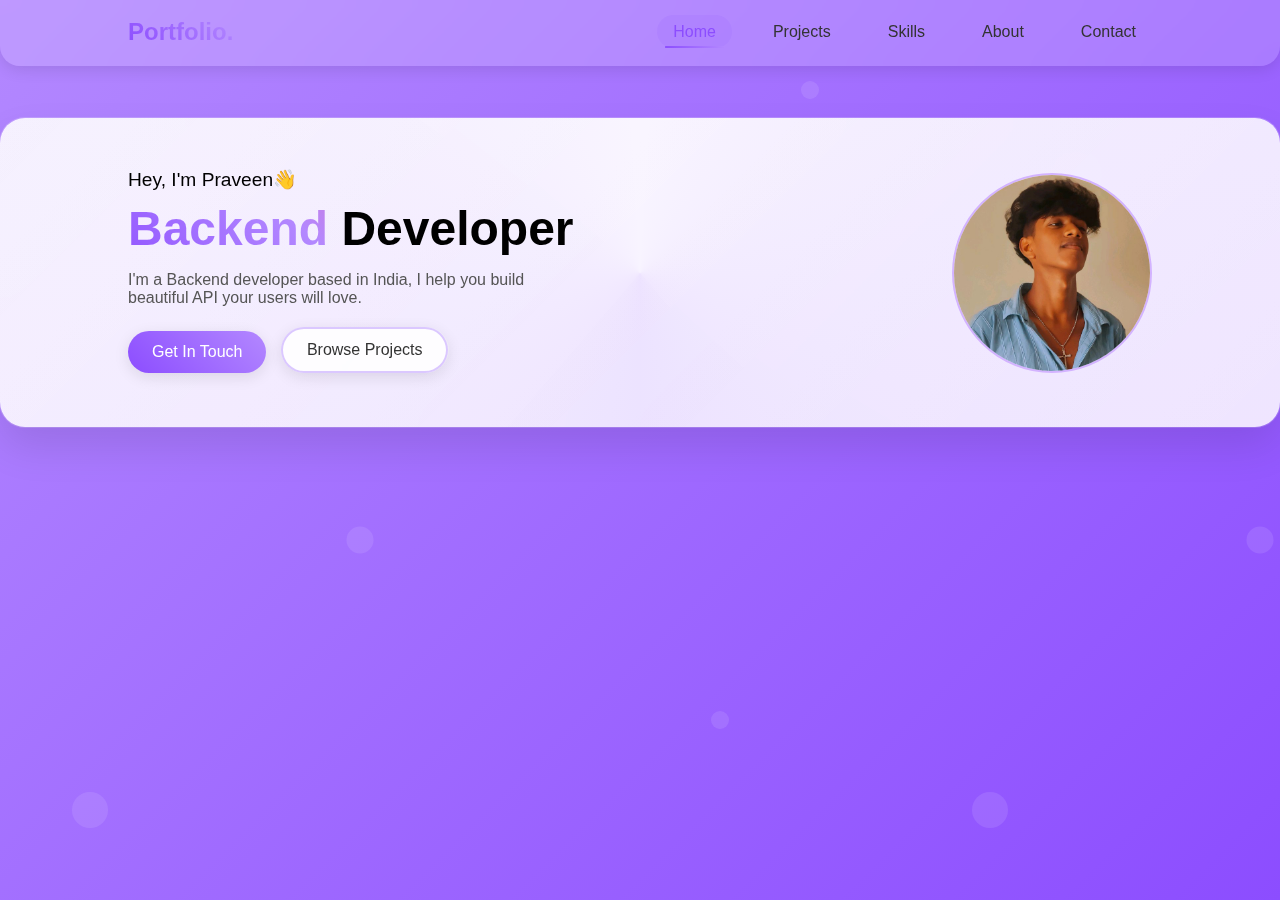
<file: index.html>
<!DOCTYPE html>
<html lang="en">
<head>
    <meta charset="UTF-8">
    <meta name="viewport" content="width=device-width, initial-scale=1.0">
    <title>Portfolio | Home</title>
    <link rel="stylesheet" href="style.css">
</head>
<body>
    <!-- Navigation -->
    <header>
        <nav class="navbar">
            <div class="logo">Portfolio<span>.</span></div>
            <ul class="nav-links">
                <li><a href="index.html" class="active">Home</a></li>
                <li><a href="projects.html">Projects</a></li>
                <li><a href="skills.html">Skills</a></li>
                <li><a href="about.html">About</a></li>
                <li><a href="contact.html">Contact</a></li>
            </ul>
        </nav>
    </header>

    <!-- Hero Section -->
    <section class="hero">
        <div class="hero-text">
            <p class="intro">Hey, I'm  Praveen<span class="wave">👋</span></p>
            <h1><span class="highlight">Backend</span> Developer</h1>
            <p class="description">
                I'm a Backend developer based in India, I help you build beautiful API your users will love.
            </p>
            <div class="buttons">
                <a href="contact.html" class="btn primary">Get In Touch</a>
                <a href="projects.html" class="btn secondary">Browse Projects</a>
            </div>
        </div>

        <div class="hero-image">
            <div class="profile-circle">
                <img src="assets/profile.jpeg" alt="Profile Picture">
            </div>
        </div>
    </section>
</body>
</html>
</file>
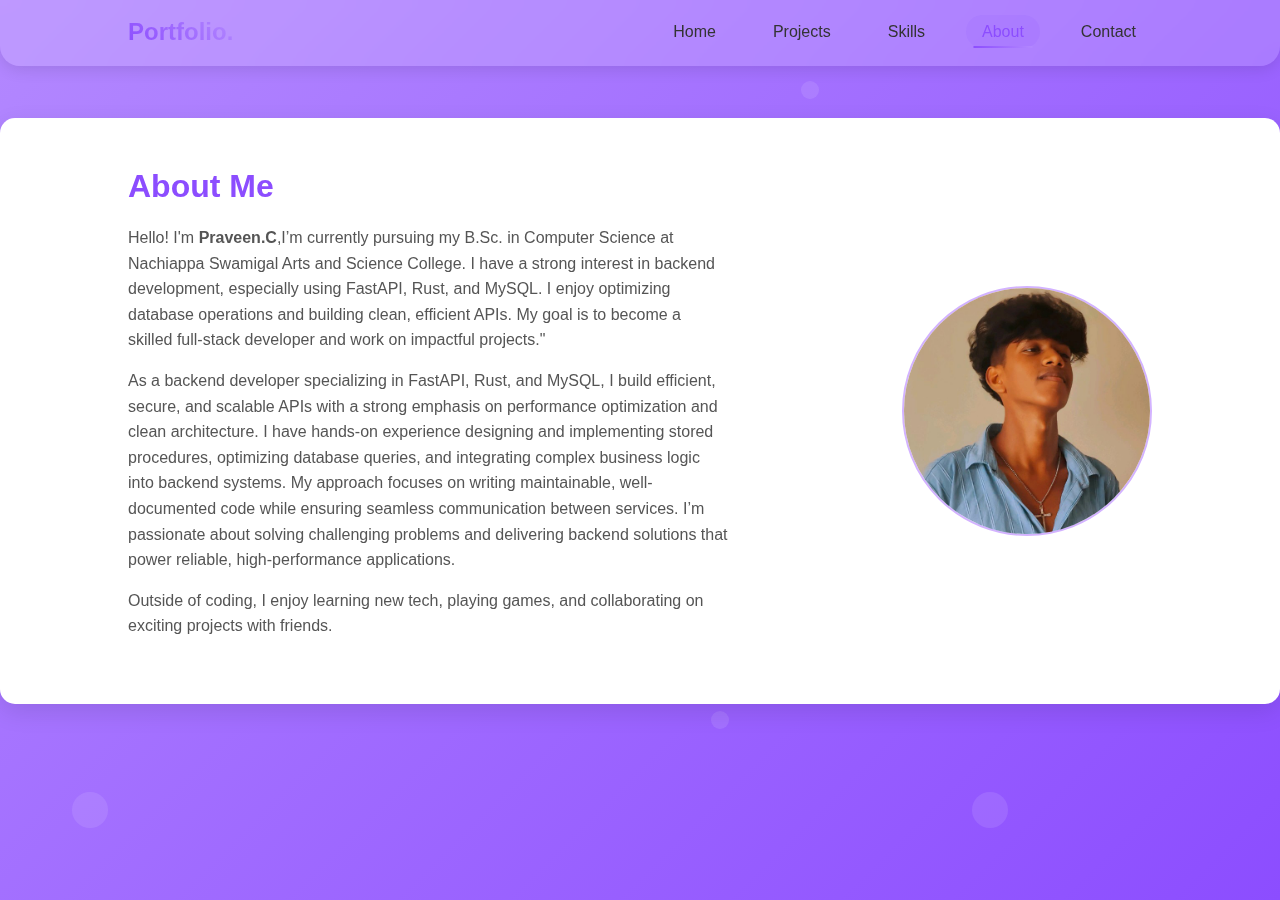
<file: about.html>
<!DOCTYPE html>
<html lang="en">
<head>
    <meta charset="UTF-8">
    <meta name="viewport" content="width=device-width, initial-scale=1.0">
    <title>Portfolio | About</title>
    <link rel="stylesheet" href="style.css">
</head>
<body>
    <!-- Navigation -->
    <header>
        <nav class="navbar">
            <div class="logo">Portfolio<span>.</span></div>
            <ul class="nav-links">
                <li><a href="index.html">Home</a></li>
                <li><a href="projects.html">Projects</a></li>
                <li><a href="skills.html">Skills</a></li>
                <li><a href="about.html" class="active">About</a></li>
                <li><a href="contact.html">Contact</a></li>
            </ul>
        </nav>
    </header>

    <!-- About Section -->
    <section class="about">
        <div class="about-text">
            <h1>About Me</h1>
            <p>
                Hello! I'm <strong>Praveen.C</strong>,I’m currently pursuing my B.Sc. in Computer Science at Nachiappa Swamigal Arts and Science College. I have a strong interest in backend development, especially using FastAPI, Rust, and MySQL. I enjoy optimizing database operations and building clean, efficient APIs. My goal is to become a skilled full-stack developer and work on impactful projects."
            </p>
            <p>
                As a backend developer specializing in FastAPI, Rust, and MySQL, I build efficient, secure, and scalable APIs with a strong emphasis on performance optimization and clean architecture. I have hands-on experience designing and implementing stored procedures, optimizing database queries, and integrating complex business logic into backend systems. My approach focuses on writing maintainable, well-documented code while ensuring seamless communication between services. I’m passionate about solving challenging problems and delivering backend solutions that power reliable, high-performance applications.
            </p>
            <p>
                Outside of coding, I enjoy learning new tech, playing games, 
                and collaborating on exciting projects with friends.
            </p>
        </div>

        <div class="about-image">
            <div class="profile-circle large">
                <img src="assets/profile.jpeg" alt="Praveen">
            </div>
        </div>
    </section>
</body>
</html>
</file>
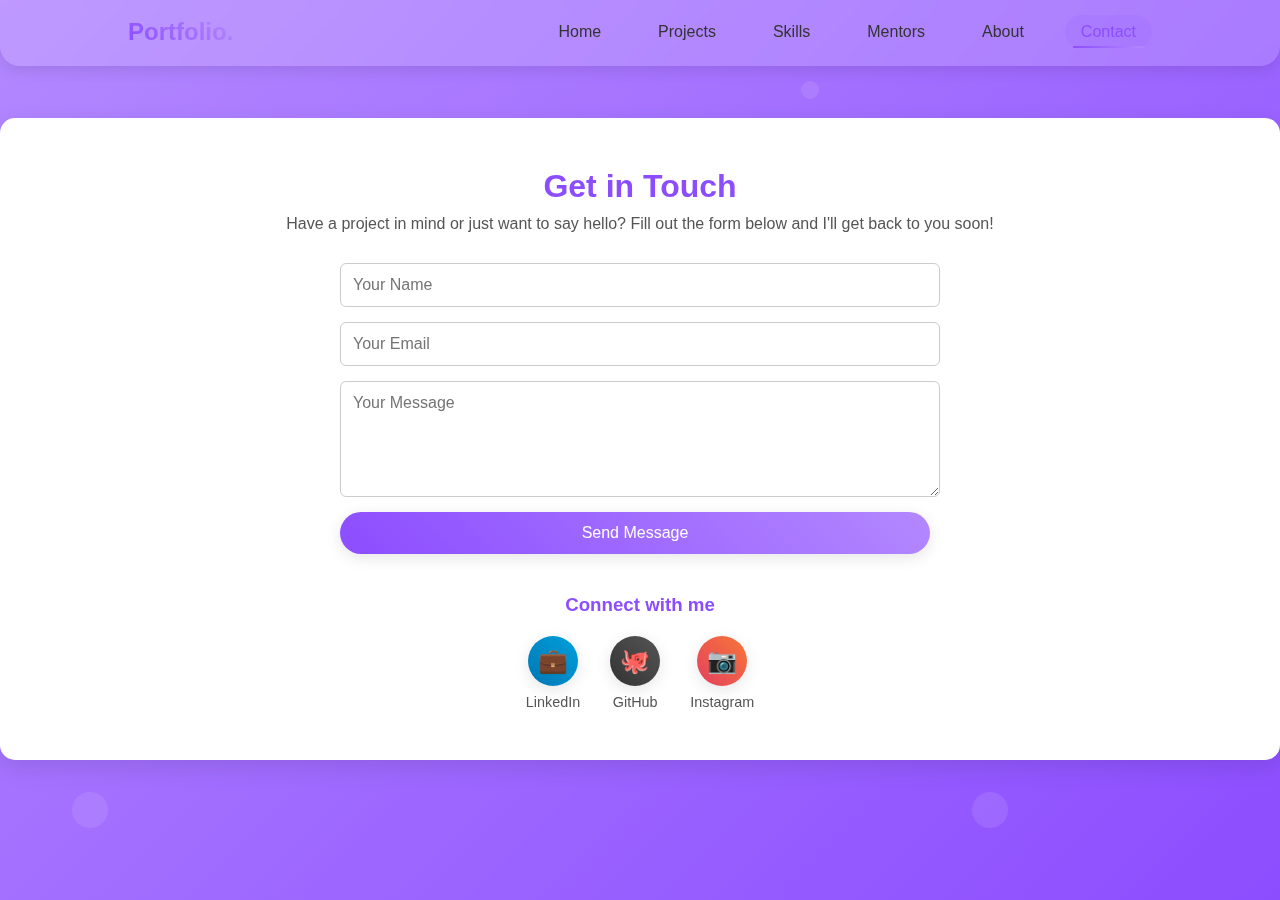
<file: contact.html>
<!DOCTYPE html>
<html lang="en">
<head>
    <meta charset="UTF-8">
    <meta name="viewport" content="width=device-width, initial-scale=1.0">
    <title>Portfolio | Contact</title>
    <link rel="stylesheet" href="style.css">
</head>
<body>
    <!-- Navigation -->
    <header>
        <nav class="navbar">
            <div class="logo">Portfolio<span>.</span></div>
            <ul class="nav-links">
                <li><a href="index.html">Home</a></li>
                <li><a href="projects.html">Projects</a></li>
                <li><a href="skills.html">Skills</a></li>
                <li><a href="mentors.html">Mentors</a></li>
                <li><a href="about.html">About</a></li>
                <li><a href="contact.html" class="active">Contact</a></li>
            </ul>
        </nav>
    </header>

    <!-- Contact Section -->
    <section class="contact">
        <div class="contact-text">
            <h1>Get in Touch</h1>
            <p>
                Have a project in mind or just want to say hello?  
                Fill out the form below and I'll get back to you soon!
            </p>
        </div>

        <form class="contact-form">
            <input type="text" placeholder="Your Name" required>
            <input type="email" placeholder="Your Email" required>
            <textarea rows="5" placeholder="Your Message" required></textarea>
            <button type="submit" class="btn primary">Send Message</button>
        </form>

        <div class="social-links">
            <h3>Connect with me</h3>
            <div class="social-icons">
                <a href="https://www.linkedin.com/in/praveen-2k-ab27bb343" target="_blank" class="social-link">
                    <span class="social-icon linkedin">💼</span>
                    <span class="social-name">LinkedIn</span>
                </a>
                <a href="https://github.com/PraveenCoder2007" target="_blank" class="social-link">
                    <span class="social-icon github">🐙</span>
                    <span class="social-name">GitHub</span>
                </a>
                <a href="https://www.instagram.com/heartless_praveenn/" target="_blank" class="social-link">
                    <span class="social-icon instagram">📷</span>
                    <span class="social-name">Instagram</span>
                </a>
            </div>
        </div>
    </section>
</body>
</html>
</file>
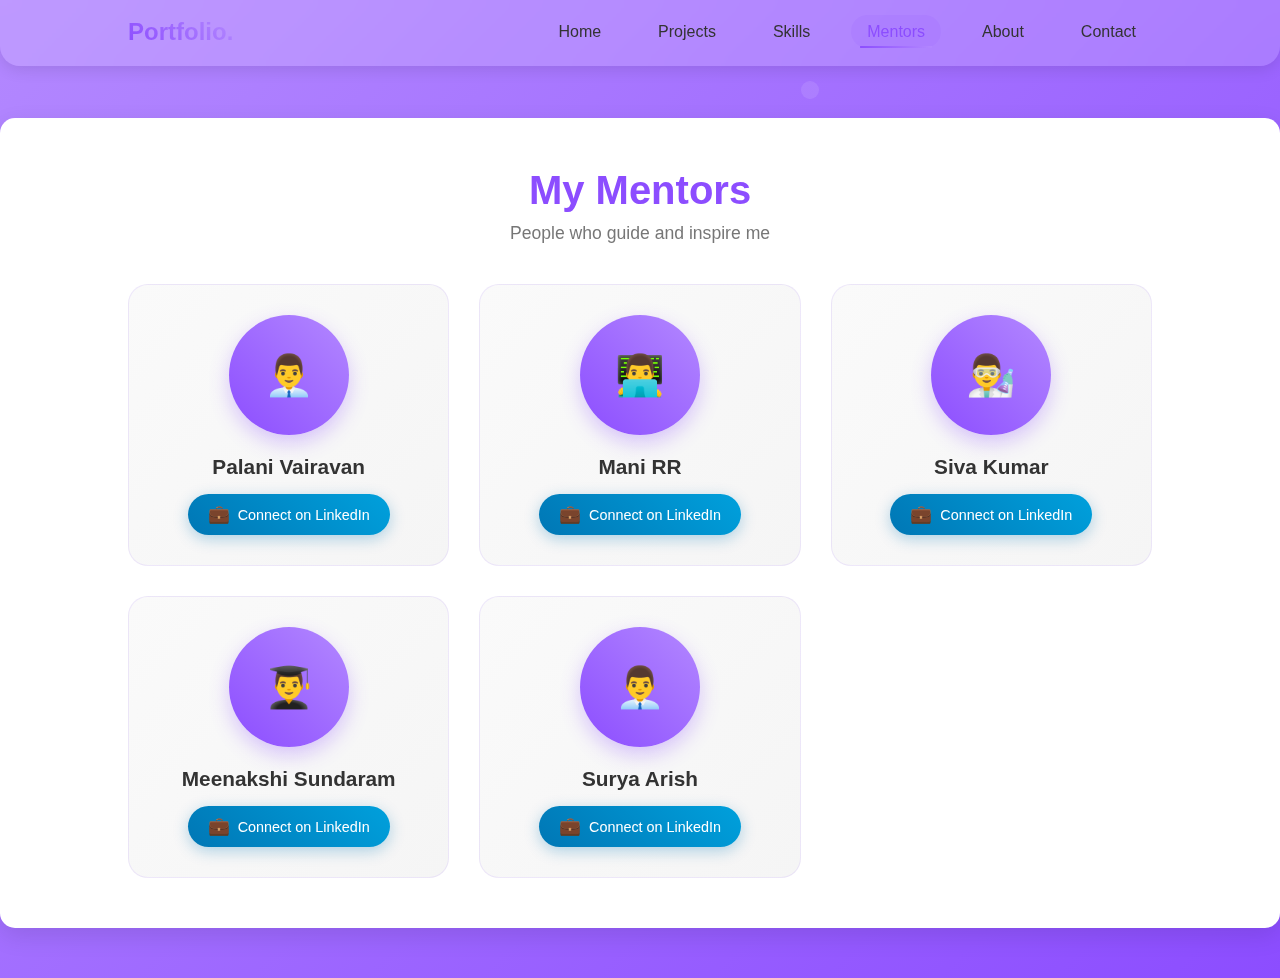
<file: mentors.html>
<!DOCTYPE html>
<html lang="en">
<head>
    <meta charset="UTF-8">
    <meta name="viewport" content="width=device-width, initial-scale=1.0">
    <title>My Mentors - Praveen C</title>
    <link rel="stylesheet" href="style.css">
</head>
<body>
    <!-- Navigation -->
    <header>
        <nav class="navbar">
            <div class="logo">Portfolio<span>.</span></div>
            <ul class="nav-links">
                <li><a href="index.html">Home</a></li>
                <li><a href="projects.html">Projects</a></li>
                <li><a href="skills.html">Skills</a></li>
                <li><a href="mentors.html" class="active">Mentors</a></li>
                <li><a href="about.html">About</a></li>
                <li><a href="contact.html">Contact</a></li>
            </ul>
        </nav>
    </header>

    <section class="mentors-section">
        <h1 class="section-title">My Mentors</h1>
        <p class="section-subtitle">People who guide and inspire me</p>

        <div class="mentors-grid">
            <div class="mentor-card">
                <div class="mentor-photo">
                    <div class="mentor-placeholder">👨‍💼</div>
                </div>
                <h3>Palani Vairavan</h3>
                <a href="https://www.linkedin.com/in/palani-vairavan/" target="_blank" class="mentor-linkedin">
                    <span class="linkedin-icon">💼</span>
                    Connect on LinkedIn
                </a>
            </div>
            
            <div class="mentor-card">
                <div class="mentor-photo">
                    <div class="mentor-placeholder">👨‍💻</div>
                </div>
                <h3>Mani RR</h3>
                <a href="https://www.linkedin.com/in/mani-rr-b93397201/" target="_blank" class="mentor-linkedin">
                    <span class="linkedin-icon">💼</span>
                    Connect on LinkedIn
                </a>
            </div>
            
            <div class="mentor-card">
                <div class="mentor-photo">
                    <div class="mentor-placeholder">👨‍🔬</div>
                </div>
                <h3>Siva Kumar</h3>
                <a href="https://www.linkedin.com/in/siva-kumar-370132138/" target="_blank" class="mentor-linkedin">
                    <span class="linkedin-icon">💼</span>
                    Connect on LinkedIn
                </a>
            </div>
            
            <div class="mentor-card">
                <div class="mentor-photo">
                    <div class="mentor-placeholder">👨‍🎓</div>
                </div>
                <h3>Meenakshi Sundaram</h3>
                <a href="https://www.linkedin.com/in/meenakshi-sundaram/" target="_blank" class="mentor-linkedin">
                    <span class="linkedin-icon">💼</span>
                    Connect on LinkedIn
                </a>
            </div>
            
            <div class="mentor-card">
                <div class="mentor-photo">
                    <div class="mentor-placeholder">👨‍💼</div>
                </div>
                <h3>Surya Arish</h3>
                <a href="https://www.linkedin.com/in/surya-arish-2b614a27b/" target="_blank" class="mentor-linkedin">
                    <span class="linkedin-icon">💼</span>
                    Connect on LinkedIn
                </a>
            </div>
        </div>
    </section>

</body>
</html>
</file>
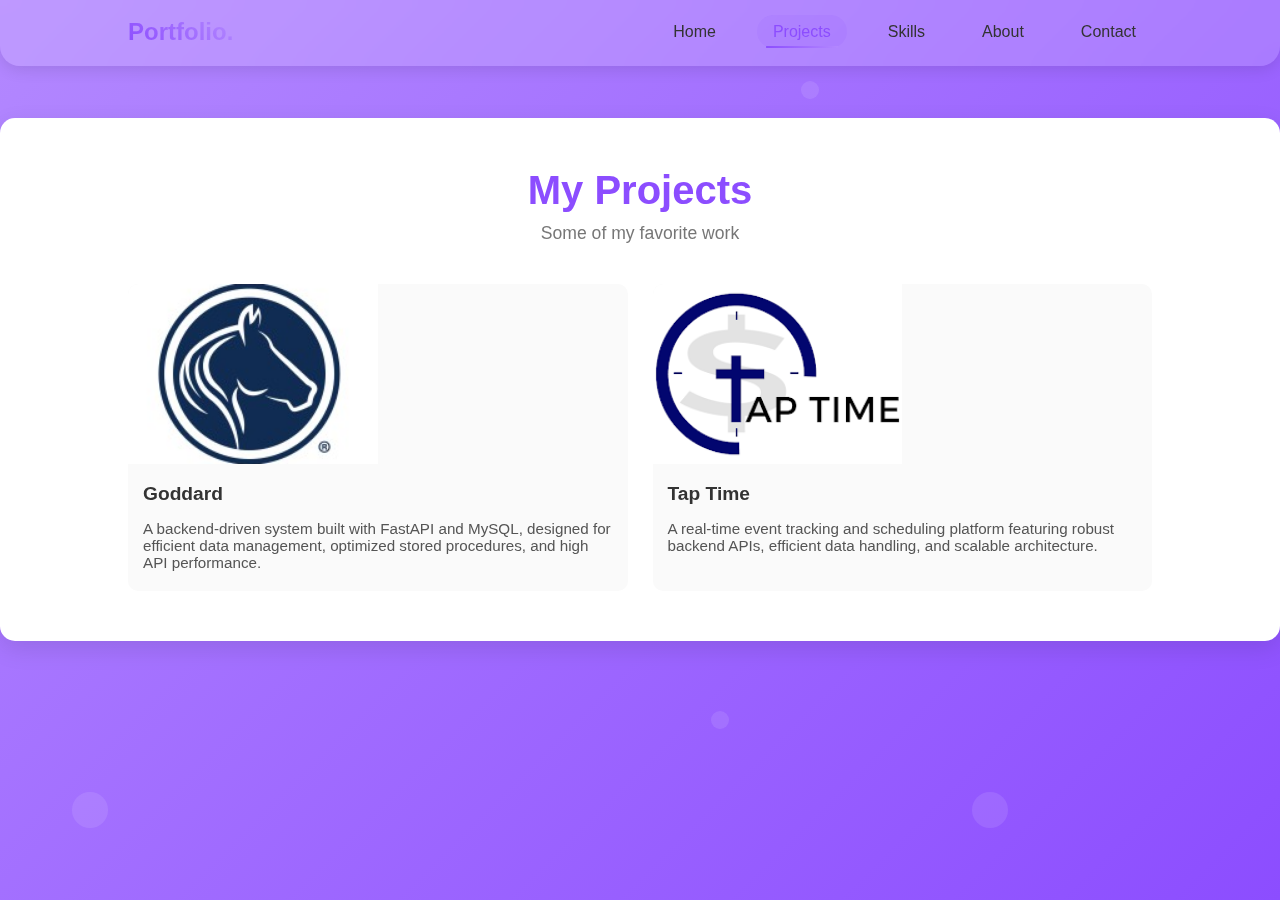
<file: projects.html>
<!DOCTYPE html>
<html lang="en">
<head>
    <meta charset="UTF-8">
    <meta name="viewport" content="width=device-width, initial-scale=1.0">
    <title>Portfolio | Projects</title>
    <link rel="stylesheet" href="style.css">
</head>
<body>
    <!-- Navigation -->
    <header>
        <nav class="navbar">
            <div class="logo">Portfolio<span>.</span></div>
            <ul class="nav-links">
                <li><a href="index.html">Home</a></li>
                <li><a href="projects.html" class="active">Projects</a></li>
                <li><a href="skills.html">Skills</a></li>
                <li><a href="about.html">About</a></li>
                <li><a href="contact.html">Contact</a></li>
            </ul>
        </nav>
    </header>

    <!-- Projects Section -->
   <section class="projects">
    <h1 class="section-title">My Projects</h1>
    <p class="section-subtitle">Some of my favorite work</p>

    <div class="project-grid">
        <div class="project-card">
            <img src="assets/the_goddard_school_logo.jpg" alt="Goddard Project">
            <h3>Goddard</h3>
            <p>A backend-driven system built with FastAPI and MySQL, designed for efficient data management, optimized stored procedures, and high API performance.</p>
        </div>
        <div class="project-card">
            <img src="assets/taptime3.webp" alt="Tap Time Project">
            <h3>Tap Time</h3>
            <p>A real-time event tracking and scheduling platform featuring robust backend APIs, efficient data handling, and scalable architecture.</p>
        </div>
    </div>
</section>
</file>
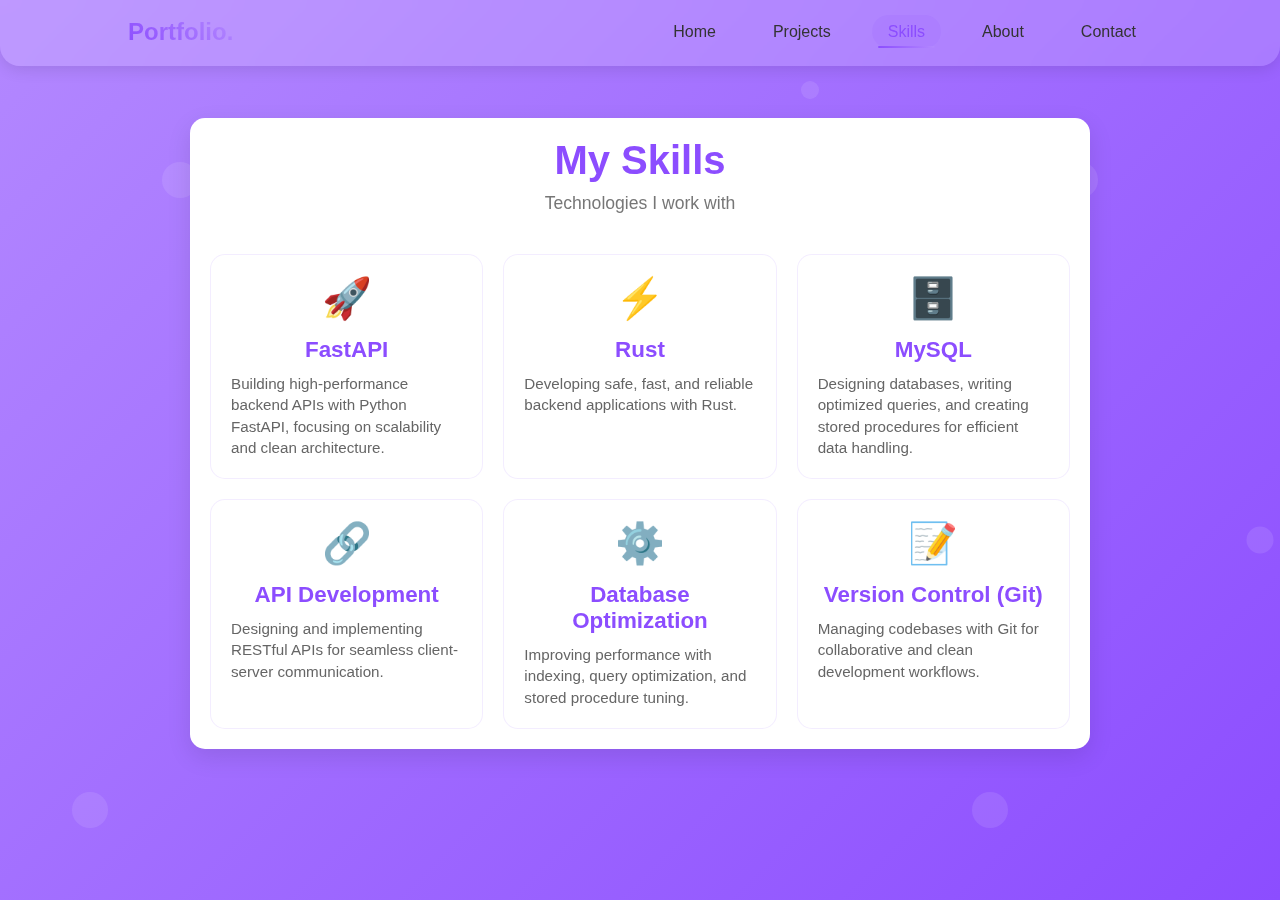
<file: skills.html>
<!DOCTYPE html>
<html lang="en">
<head>
    <meta charset="UTF-8">
    <meta name="viewport" content="width=device-width, initial-scale=1.0">
    <title>My Skills - Praveen C</title>
    <link rel="stylesheet" href="style.css">
</head>
<body>
    <!-- Navigation -->
    <header>
        <nav class="navbar">
            <div class="logo">Portfolio<span>.</span></div>
            <ul class="nav-links">
                <li><a href="index.html">Home</a></li>
                <li><a href="projects.html">Projects</a></li>
                <li><a href="skills.html" class="active">Skills</a></li>
                <li><a href="about.html">About</a></li>
                <li><a href="contact.html">Contact</a></li>
            </ul>
        </nav>
    </header>

    <section class="skills-section">
        <h1 class="section-title">My Skills</h1>
        <p class="section-subtitle">Technologies I work with</p>

        <div class="skills-grid">
            <div class="skill-card">
                <div class="skill-icon">🚀</div>
                <h3>FastAPI</h3>
                <p>Building high-performance backend APIs with Python FastAPI, focusing on scalability and clean architecture.</p>
            </div>
            <div class="skill-card">
                <div class="skill-icon">⚡</div>
                <h3>Rust</h3>
                <p>Developing safe, fast, and reliable backend applications with Rust.</p>
            </div>
            <div class="skill-card">
                <div class="skill-icon">🗄️</div>
                <h3>MySQL</h3>
                <p>Designing databases, writing optimized queries, and creating stored procedures for efficient data handling.</p>
            </div>
            <div class="skill-card">
                <div class="skill-icon">🔗</div>
                <h3>API Development</h3>
                <p>Designing and implementing RESTful APIs for seamless client-server communication.</p>
            </div>
            <div class="skill-card">
                <div class="skill-icon">⚙️</div>
                <h3>Database Optimization</h3>
                <p>Improving performance with indexing, query optimization, and stored procedure tuning.</p>
            </div>
            <div class="skill-card">
                <div class="skill-icon">📝</div>
                <h3>Version Control (Git)</h3>
                <p>Managing codebases with Git for collaborative and clean development workflows.</p>
            </div>
        </div>
    </section>

</body>
</html>
</file>
<file: style.css>
/* Reset */
* {
    margin: 0;
    padding: 0;
    box-sizing: border-box;
}

body {
    font-family: 'Poppins', sans-serif;
    background: linear-gradient(135deg, #b388ff, #8c4dff);
    background-attachment: fixed;
    color: #222;
    min-height: 100vh;
    overflow-x: hidden;
}

/* Floating particles background */
body::before {
    content: '';
    position: fixed;
    top: 0;
    left: 0;
    width: 100%;
    height: 100%;
    background: url('data:image/svg+xml,<svg xmlns="http://www.w3.org/2000/svg" viewBox="0 0 100 100"><circle cx="20" cy="20" r="2" fill="%23ffffff" opacity="0.1"/><circle cx="80" cy="80" r="1" fill="%23ffffff" opacity="0.1"/><circle cx="40" cy="60" r="1.5" fill="%23ffffff" opacity="0.1"/><circle cx="90" cy="10" r="1" fill="%23ffffff" opacity="0.1"/><circle cx="10" cy="90" r="2" fill="%23ffffff" opacity="0.1"/></svg>') repeat;
    animation: float 20s infinite linear;
    pointer-events: none;
    z-index: -1;
}

@keyframes float {
    0% { transform: translateY(0px) rotate(0deg); }
    100% { transform: translateY(-100px) rotate(360deg); }
}

/* Navbar */
.navbar {
    display: flex;
    justify-content: space-between;
    align-items: center;
    padding: 20px 10%;
    backdrop-filter: blur(10px);
    background: rgba(255, 255, 255, 0.1);
    border-radius: 0 0 20px 20px;
    box-shadow: 0 4px 15px rgba(0, 0, 0, 0.1);
    position: sticky;
    top: 0;
    z-index: 100;
    transition: all 0.3s ease;
}

.navbar:hover {
    background: rgba(255, 255, 255, 0.15);
    transform: translateY(-2px);
}

.logo {
    font-size: 1.5rem;
    font-weight: 700;
    font-family: Verdana, Geneva, Tahoma, sans-serif;
    background: linear-gradient(45deg, #8c4dff, #b388ff);
    -webkit-background-clip: text;
    -webkit-text-fill-color: transparent;
    background-clip: text;
    animation: glow 2s ease-in-out infinite alternate;
}

@keyframes glow {
    from { filter: drop-shadow(0 0 5px rgba(140, 77, 255, 0.3)); }
    to { filter: drop-shadow(0 0 15px rgba(140, 77, 255, 0.6)); }
}

.logo span {
    color: #8c4dff;
}

.nav-links {
    list-style: none;
    display: flex;
    gap: 25px;
}

.nav-links li a {
    text-decoration: none;
    color: #333;
    font-weight: 500;
    transition: all 0.3s ease;
    position: relative;
    padding: 8px 16px;
    border-radius: 20px;
}

.nav-links li a::before {
    content: '';
    position: absolute;
    bottom: 0;
    left: 50%;
    width: 0;
    height: 2px;
    background: linear-gradient(45deg, #8c4dff, #b388ff);
    transition: all 0.3s ease;
    transform: translateX(-50%);
}

.nav-links li a:hover,
.nav-links li a.active {
    color: #8c4dff;
    background: rgba(140, 77, 255, 0.1);
    transform: translateY(-2px);
}

.nav-links li a:hover::before,
.nav-links li a.active::before {
    width: 80%;
}

/* Hero Section */
.hero {
    display: flex;
    justify-content: space-between;
    align-items: center;
    padding: 50px 10%;
    background: linear-gradient(135deg, rgba(255, 255, 255, 0.95), rgba(255, 255, 255, 0.9));
    backdrop-filter: blur(20px);
    margin: 50px auto;
    border-radius: 25px;
    box-shadow: 0 20px 40px rgba(0, 0, 0, 0.1), 0 0 0 1px rgba(255, 255, 255, 0.2);
    animation: fadeIn 1.2s ease, float-gentle 6s ease-in-out infinite;
    position: relative;
    overflow: hidden;
}

.hero h1 {
    color: #000000;
    font-size: 3rem;
    margin: 10px 0;
}

.hero::before {
    content: '';
    position: absolute;
    top: -50%;
    left: -50%;
    width: 200%;
    height: 200%;
    background: conic-gradient(from 0deg, transparent, rgba(140, 77, 255, 0.1), transparent);
    animation: rotate 10s linear infinite;
    z-index: -1;
}

@keyframes rotate {
    0% { transform: rotate(0deg); }
    100% { transform: rotate(360deg); }
}

@keyframes float-gentle {
    0%, 100% { transform: translateY(0px); }
    50% { transform: translateY(-10px); }
}

/* Text */
.intro {
    font-size: 1.2rem;
    margin-bottom: 10px;
    animation: slideInLeft 0.8s ease 0.3s both;
    color: #000000;
}

.wave {
    display: inline-block;
    animation: wave 2s ease-in-out infinite;
}

@keyframes wave {
    0%, 100% { transform: rotate(0deg); }
    25% { transform: rotate(20deg); }
    75% { transform: rotate(-10deg); }
}

@keyframes slideInLeft {
    from {
        opacity: 0;
        transform: translateX(-50px);
    }
    to {
        opacity: 1;
        transform: translateX(0);
    }
}

.highlight {
    background: linear-gradient(45deg, #8c4dff, #b388ff, #ff6b9d);
    -webkit-background-clip: text;
    -webkit-text-fill-color: transparent;
    background-clip: text;
    background-size: 200% 200%;
    animation: gradient-shift 3s ease infinite, pulse 2s ease-in-out infinite;
}

@keyframes gradient-shift {
    0% { background-position: 0% 50%; }
    50% { background-position: 100% 50%; }
    100% { background-position: 0% 50%; }
}

@keyframes pulse {
    0%, 100% { transform: scale(1); }
    50% { transform: scale(1.05); }
}

.description {
    margin: 15px 0;
    color: #555;
    max-width: 400px;
}

.buttons {
    margin-top: 20px;
}

.btn {
    display: inline-block;
    padding: 12px 24px;
    border-radius: 25px;
    font-weight: 500;
    text-decoration: none;
    margin-right: 10px;
    transition: all 0.3s ease;
    position: relative;
    overflow: hidden;
    box-shadow: 0 4px 15px rgba(0, 0, 0, 0.1);
}

.btn::before {
    content: '';
    position: absolute;
    top: 0;
    left: -100%;
    width: 100%;
    height: 100%;
    background: linear-gradient(90deg, transparent, rgba(255, 255, 255, 0.3), transparent);
    transition: left 0.5s ease;
}

.btn:hover::before {
    left: 100%;
}

.btn.primary {
    background: linear-gradient(45deg, #8c4dff, #b388ff);
    color: white;
    border: none;
}

.btn.primary:hover {
    background: linear-gradient(45deg, #6c2fff, #9c5fff);
    transform: translateY(-3px);
    box-shadow: 0 8px 25px rgba(140, 77, 255, 0.4);
}

.btn.secondary {
    background: rgba(255, 255, 255, 0.8);
    color: #333;
    border: 2px solid rgba(140, 77, 255, 0.3);
    backdrop-filter: blur(10px);
}

.btn.secondary:hover {
    background: rgba(140, 77, 255, 0.1);
    border-color: #8c4dff;
    transform: translateY(-3px);
    color: #8c4dff;
}

/* Image */
.hero-image {
    display: flex;
    justify-content: center;
    align-items: center;
}

.profile-circle {
    width: 200px;
    height: 200px;
    border-radius: 50%;
    border: 2px solid #d3b3ff;
    display: flex;
    justify-content: center;
    align-items: center;
    overflow: hidden;
}



.profile-circle:hover {
    transform: scale(1.05) rotate(5deg);
    box-shadow: 0 15px 30px rgba(140, 77, 255, 0.3);
}

@keyframes profile-glow {
    from { filter: drop-shadow(0 0 10px rgba(140, 77, 255, 0.3)); }
    to { filter: drop-shadow(0 0 25px rgba(140, 77, 255, 0.6)); }
}

.profile-circle img {
    width: 100%;
    height: 100%;
    object-fit: cover;
}

/* Animations */
@keyframes fadeIn {
    from {
        opacity: 0;
        transform: translateY(40px);
    }
    to {
        opacity: 1;
        transform: translateY(0);
    }
}

/* Responsive */
@media (max-width: 900px) {
    .hero {
        flex-direction: column;
        text-align: center;
    }
    .hero-image {
        margin-top: 30px;
    }
}


/* About Page */
.about {
    display: flex;
    justify-content: space-between;
    align-items: center;
    padding: 50px 10%;
    background: white;
    margin: 50px auto;
    border-radius: 15px;
    box-shadow: 0 8px 25px rgba(0, 0, 0, 0.1);
    animation: fadeIn 1.2s ease;
}

.about-text {
    max-width: 600px;
}

.about-text h1 {
    color: #8c4dff;
    margin-bottom: 20px;
}

.about-text p {
    color: #555;
    margin-bottom: 15px;
    line-height: 1.6;
}

.profile-circle.large {
    width: 250px;
    height: 250px;
}

/* Responsive */
@media (max-width: 900px) {
    .about {
        flex-direction: column;
        text-align: center;
    }
    .about-image {
        margin-top: 30px;
    }
}

/* Contact Page */
.contact {
    background: white;
    margin: 50px auto;
    padding: 50px 10%;
    border-radius: 15px;
    box-shadow: 0 8px 25px rgba(0, 0, 0, 0.1);
    animation: fadeIn 1.2s ease;
}

.contact-text {
    text-align: center;
    margin-bottom: 30px;
}

.contact-text h1 {
    color: #8c4dff;
    margin-bottom: 10px;
}

.contact-text p {
    color: #555;
}

.contact-form {
    max-width: 600px;
    margin: auto;
    display: flex;
    flex-direction: column;
    gap: 15px;
}

.contact-form input,
.contact-form textarea {
    padding: 12px;
    border: 1px solid #ccc;
    border-radius: 6px;
    font-family: inherit;
    font-size: 1rem;
    outline: none;
    transition: border 0.3s ease;
}

.contact-form input:focus,
.contact-form textarea:focus {
    border-color: #8c4dff;
}

.contact-form button {
    border: none;
    cursor: pointer;
    font-size: 1rem;
}

.social-links {
    margin-top: 40px;
    text-align: center;
}

.social-links h3 {
    color: #8c4dff;
    margin-bottom: 20px;
}

.social-icons {
    display: flex;
    justify-content: center;
    gap: 30px;
    flex-wrap: wrap;
}

.social-link {
    display: flex;
    flex-direction: column;
    align-items: center;
    text-decoration: none;
    transition: all 0.3s ease;
}

.social-name {
    margin-top: 8px;
    font-size: 0.9rem;
    font-weight: 500;
    color: #555;
    transition: color 0.3s ease;
}

.social-link:hover .social-name {
    color: #8c4dff;
}

.social-icon {
    display: inline-block;
    width: 50px;
    height: 50px;
    border-radius: 50%;
    text-decoration: none;
    font-size: 1.5rem;
    display: flex;
    align-items: center;
    justify-content: center;
    transition: all 0.3s ease;
    box-shadow: 0 4px 15px rgba(0, 0, 0, 0.1);
}

.social-icon.linkedin {
    background: linear-gradient(45deg, #0077b5, #00a0dc);
    color: white;
}

.social-icon.github {
    background: linear-gradient(45deg, #333, #555);
    color: white;
}

.social-icon.instagram {
    background: linear-gradient(45deg, #e4405f, #f77737);
    color: white;
}

.social-icon:hover {
    transform: translateY(-5px) scale(1.1);
    box-shadow: 0 8px 25px rgba(140, 77, 255, 0.3);
}

.footer {
    text-align: center;
    padding: 30px;
    margin-top: 50px;
}

.footer-social {
    display: flex;
    justify-content: center;
    gap: 15px;
}

.footer .social-icon {
    width: 40px;
    height: 40px;
    font-size: 1.2rem;
}

/* Responsive */
@media (max-width: 600px) {
    .contact {
        padding: 30px;
    }
}


/* Mentors Page */
.mentors-section {
    background: white;
    margin: 50px auto;
    padding: 50px 10%;
    border-radius: 15px;
    box-shadow: 0 8px 25px rgba(0, 0, 0, 0.1);
    animation: fadeIn 1.2s ease;
    text-align: center;
}

.mentors-grid {
    display: grid;
    grid-template-columns: repeat(auto-fit, minmax(280px, 1fr));
    gap: 30px;
    margin-top: 40px;
}

.mentor-card {
    background: linear-gradient(135deg, #fafafa, #f5f5f5);
    border-radius: 20px;
    padding: 30px;
    transition: all 0.3s ease;
    text-align: center;
    border: 1px solid rgba(140, 77, 255, 0.1);
    position: relative;
    overflow: hidden;
}

.mentor-card::before {
    content: '';
    position: absolute;
    top: 0;
    left: -100%;
    width: 100%;
    height: 100%;
    background: linear-gradient(90deg, transparent, rgba(140, 77, 255, 0.1), transparent);
    transition: left 0.5s ease;
}

.mentor-card:hover::before {
    left: 100%;
}

.mentor-photo {
    width: 120px;
    height: 120px;
    border-radius: 50%;
    margin: 0 auto 20px;
    background: linear-gradient(45deg, #8c4dff, #b388ff);
    display: flex;
    align-items: center;
    justify-content: center;
    box-shadow: 0 8px 20px rgba(140, 77, 255, 0.3);
    overflow: hidden;
    position: relative;
    animation: mentor-glow 3s ease-in-out infinite alternate;
}

.mentor-photo img {
    width: 100%;
    height: 100%;
    object-fit: cover;
    object-position: center;
    border-radius: 50%;
    transition: all 0.3s ease;
    border: 3px solid #fff;
}

.mentor-photo:hover img {
    transform: scale(1.1);
}

@keyframes mentor-glow {
    from { box-shadow: 0 8px 20px rgba(140, 77, 255, 0.3); }
    to { box-shadow: 0 12px 30px rgba(140, 77, 255, 0.5); }
}

.mentor-placeholder {
    font-size: 2.5rem;
    color: white;
}

.mentor-card h3 {
    color: #333;
    margin-bottom: 15px;
    font-size: 1.3rem;
    font-weight: 600;
}

.mentor-linkedin {
    display: inline-flex;
    align-items: center;
    gap: 8px;
    background: linear-gradient(45deg, #0077b5, #00a0dc);
    color: white;
    text-decoration: none;
    padding: 10px 20px;
    border-radius: 25px;
    font-size: 0.9rem;
    font-weight: 500;
    transition: all 0.3s ease;
    box-shadow: 0 4px 15px rgba(0, 119, 181, 0.3);
}

.mentor-linkedin:hover {
    transform: translateY(-2px);
    box-shadow: 0 6px 20px rgba(0, 119, 181, 0.4);
}

.linkedin-icon {
    font-size: 1.1rem;
}

.mentor-card:hover {
    transform: translateY(-8px) scale(1.02);
    box-shadow: 0 15px 35px rgba(140, 77, 255, 0.25);
    border-color: rgba(140, 77, 255, 0.3);
}

/* Skills Page */
.skills-section {
    background: white;
    margin: 50px auto;
    padding: 50px 10%;
    border-radius: 15px;
    box-shadow: 0 8px 25px rgba(0, 0, 0, 0.1);
    animation: fadeIn 1.2s ease;
    text-align: center;
}

.skills-grid {
    display: grid;
    grid-template-columns: repeat(auto-fit, minmax(300px, 1fr));
    gap: 25px;
    margin-top: 30px;
}

.skill-card {
    background: linear-gradient(135deg, #fafafa, #f5f5f5);
    border-radius: 15px;
    padding: 30px;
    transition: all 0.3s ease;
    text-align: center;
    border: 1px solid rgba(140, 77, 255, 0.1);
    position: relative;
    overflow: hidden;
}

.skill-card::before {
    content: '';
    position: absolute;
    top: 0;
    left: -100%;
    width: 100%;
    height: 100%;
    background: linear-gradient(90deg, transparent, rgba(140, 77, 255, 0.1), transparent);
    transition: left 0.5s ease;
}

.skill-card:hover::before {
    left: 100%;
}

.skill-icon {
    font-size: 2.5rem;
    margin-bottom: 15px;
    display: block;
    animation: bounce 2s infinite;
}

@keyframes bounce {
    0%, 20%, 50%, 80%, 100% { transform: translateY(0); }
    40% { transform: translateY(-10px); }
    60% { transform: translateY(-5px); }
}

.skill-card h3 {
    color: #8c4dff;
    margin-bottom: 15px;
    font-size: 1.4rem;
    font-weight: 600;
}

.skill-card p {
    color: #555;
    line-height: 1.6;
    text-align: left;
}

.skill-card:hover {
    transform: translateY(-8px) scale(1.02);
    box-shadow: 0 15px 35px rgba(140, 77, 255, 0.25);
    border-color: rgba(140, 77, 255, 0.3);
}

/* Projects Page */
.projects {
    background: white;
    margin: 50px auto;
    padding: 50px 10%;
    border-radius: 15px;
    box-shadow: 0 8px 25px rgba(0, 0, 0, 0.1);
    animation: fadeIn 1.2s ease;
    text-align: center;
}

.section-title {
    color: #8c4dff;
    margin-bottom: 10px;
}

.section-subtitle {
    color: #555;
    margin-bottom: 40px;
}

.project-grid {
    display: grid;
    grid-template-columns: repeat(auto-fit, minmax(250px, 1fr));
    gap: 25px;
}

.project-card {
    background: #fafafa;
    border-radius: 10px;
    overflow: hidden;
    transition: transform 0.3s ease, box-shadow 0.3s ease;
    text-align: left;
}

.project-card img {
    width: 50%;
    height: 180px;
    object-fit: cover;
}

.project-card h3 {
    padding: 15px;
    font-size: 1.2rem;
    color: #333;
}

.project-card p {
    padding: 0 15px 20px 15px;
    color: #555;
    font-size: 0.95rem;
}

.project-card:hover {
    transform: scale(1.05);
    box-shadow: 0 10px 25px rgba(0, 0, 0, 0.15);
}

/* Responsive */
@media (max-width: 600px) {
    .project-card img {
        height: 150px;
    }
}



/* Reset */
* {
    margin: 0;
    padding: 0;
    box-sizing: border-box;
}

body {
    font-family: 'Poppins', sans-serif;
    background: linear-gradient(135deg, #b388ff, #8c4dff);
    color: #fff;
    min-height: 100vh;
}

/* Skills Section */
.skills-section {
    max-width: 900px;
    margin: 50px auto;
    padding: 20px;
}

.section-title {
    text-align: center;
    font-size: 2.5rem;
    margin-bottom: 10px;
}

.section-subtitle {
    text-align: center;
    font-size: 1.1rem;
    margin-bottom: 40px;
    opacity: 0.8;
}

/* Skills Grid */
.skills-grid {
    display: grid;
    grid-template-columns: repeat(auto-fit, minmax(250px, 1fr));
    gap: 20px;
}

/* Skill Cards */
.skill-card {
    background: rgba(255, 255, 255, 0.1);
    padding: 20px;
    border-radius: 15px;
    text-align: center;
    transition: 0.3s ease-in-out;
    cursor: pointer;
}

.skill-card:hover {
    background: rgba(255, 255, 255, 0.2);
    transform: translateY(-5px);
}

.skill-card h3 {
    margin-bottom: 10px;
    font-size: 1.4rem;
}

.skill-card p {
    font-size: 0.95rem;
    opacity: 0.9;
    line-height: 1.4;
}
</file>
